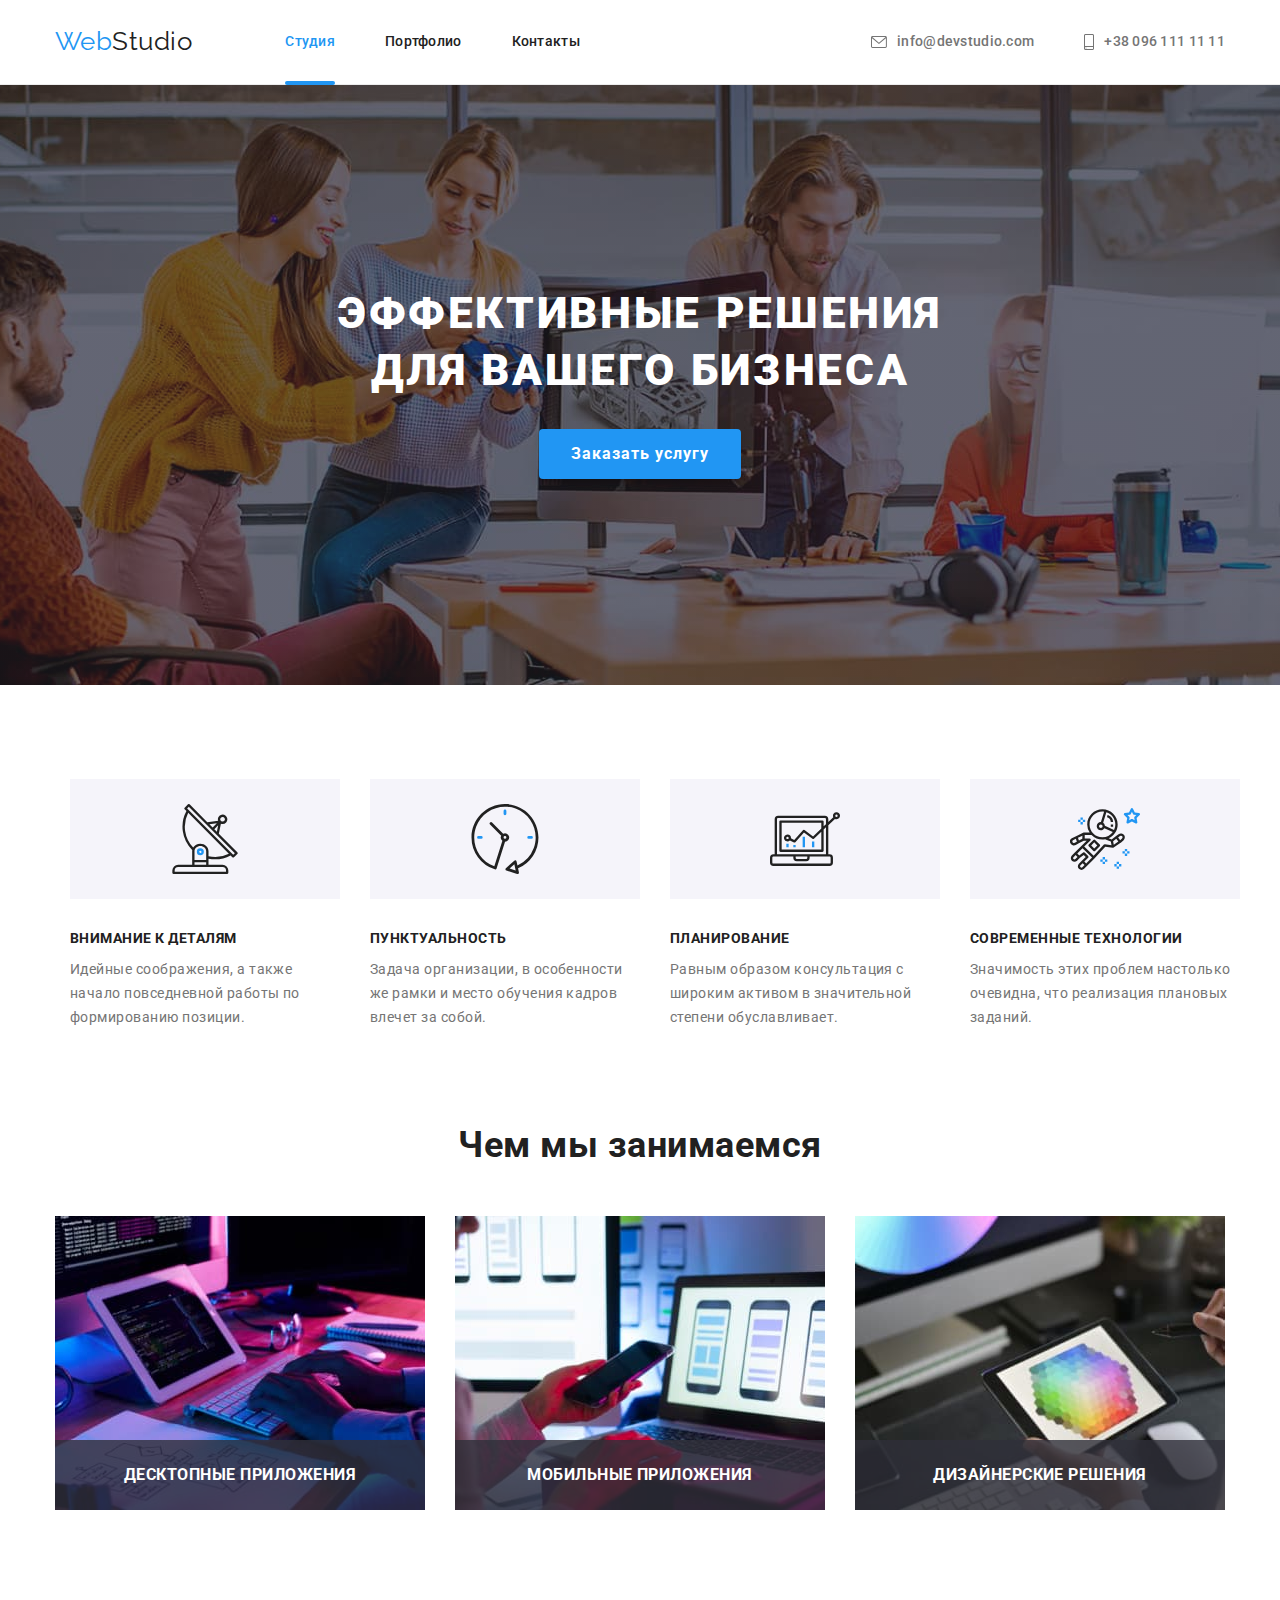
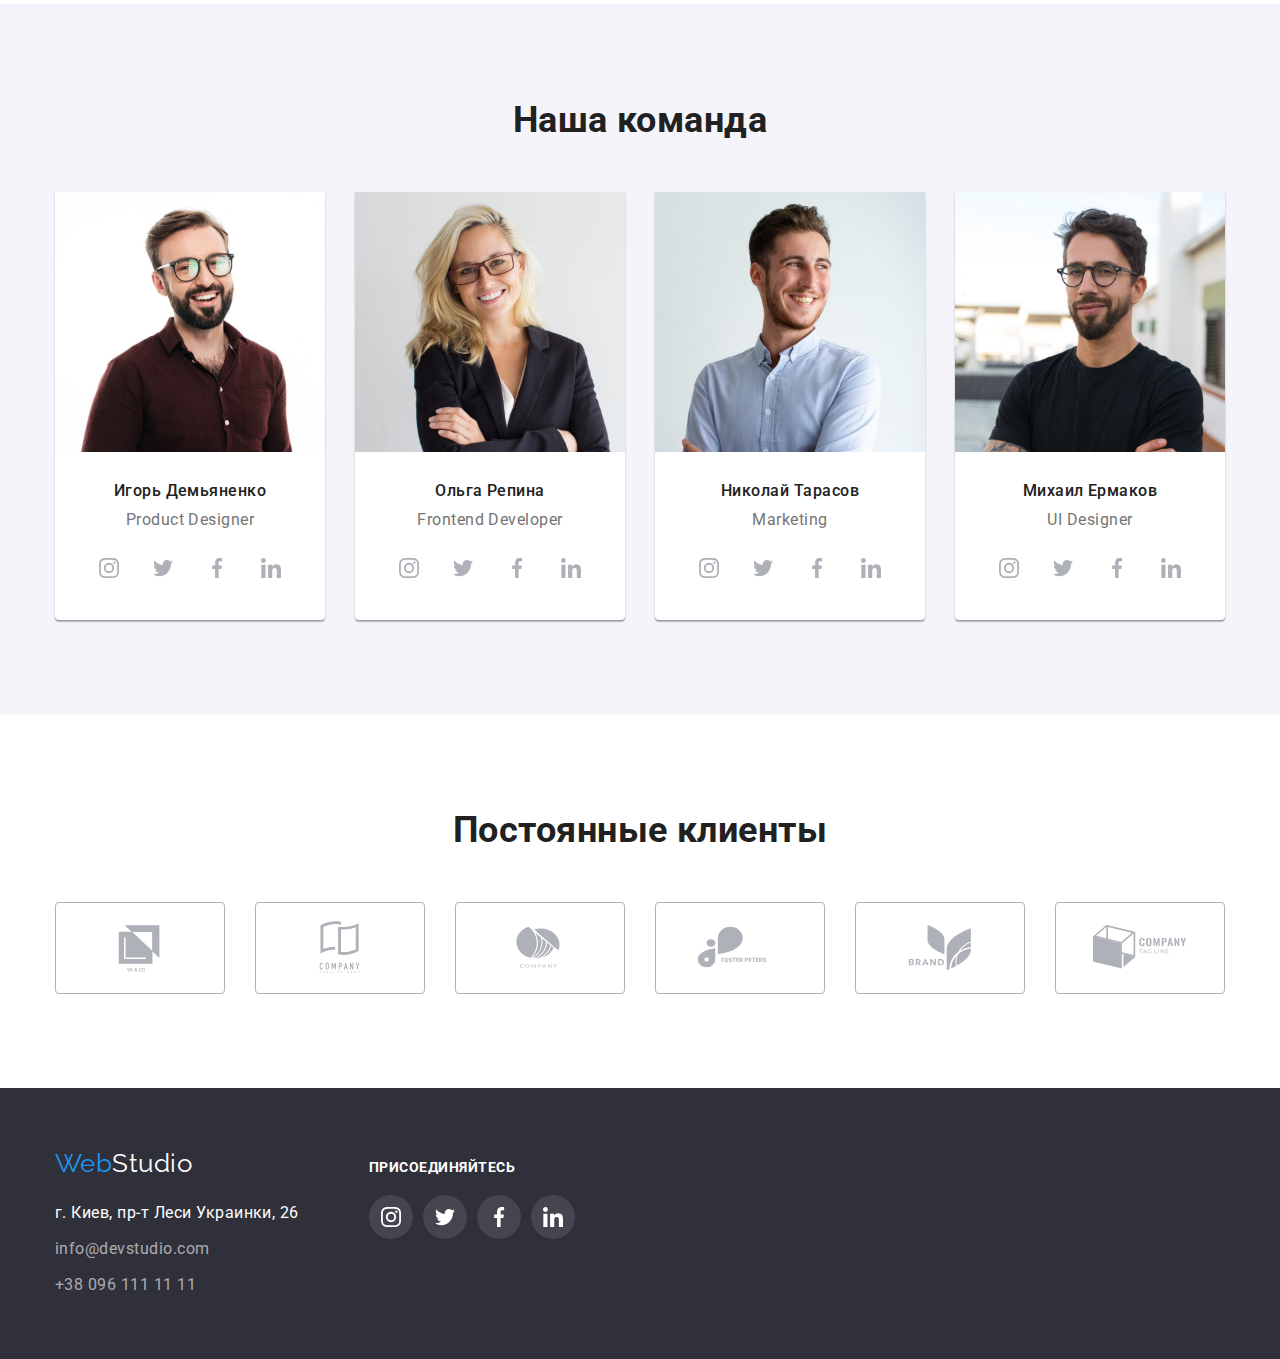
<file: index.html>
<!DOCTYPE html>
<html lang="ru">
  <head>
    <meta charset="UTF-8" />
    <meta http-equiv="X-UA-Compatible" content="IE=edge" />
    <meta name="viewport" content="width=device-width, initial-scale=1.0" />
    <title>Document</title>
    <link rel="preconnect" href="https://fonts.googleapis.com" />
    <link rel="preconnect" href="https://fonts.gstatic.com" crossorigin />
    <link
      href="https://fonts.googleapis.com/css2?family=Raleway:wght@700&family=Roboto:wght@400;500;700;900&display=swap"
      rel="stylesheet"
    />
    <link
      rel="stylesheet"
      href="https://cdnjs.cloudflare.com/ajax/libs/modern-normalize/1.1.0/modern-normalize.min.css"
    />
    <link rel="stylesheet" href="css/styles.css" />
  </head>
  <body class="page">
    <!--Шапка сайта-->
    <header class="page-header">
      <div class="container main-nav">
        <nav class="main-nav">
          <a href="/index.html" class="logo"
            >Web<span class="logo-title">Studio</span></a
          >
          <ul class="site-nav list">
            <li class="item">
              <a href="index.html" class="link current">Студия</a>
            </li>
            <li class="item"><a href="portfolio.html">Портфолио</a></li>
            <li class="item"><a href="">Контакты</a></li>
          </ul>
        </nav>
        <ul class="contakt list">
          <li class="item">
            <a href="mailto:info@devstudio.com">
              <svg class="contact-icon" width="16" height="12">
                <use href="./images/icons.svg#icon-envelope"></use>
              </svg>
              info@devstudio.com</a
            >
          </li>
          <li class="item">
            <a href="tel:+380961111111"
              ><svg class="contact-icon" width="10" height="16">
                <use href="./images/icons.svg#icon-smartphone"></use>
              </svg>
              +38 096 111 11 11</a
            >
          </li>
        </ul>
      </div>
    </header>
    <!--main-->
    <main>
      <!--Герой-->
      <section class="hero">
        <h1 class="hero-title">Эффективные решения для вашего бизнеса</h1>
        <button type="button" class="button primary" data-modal-open>
          Заказать услугу
        </button>
      </section>
      <!--Особенности-->
      <section class="section peculiarity">
        <div class="container">
          <h2 class="section-none">Особенности</h2>
          <ul class="peculiarity list">
            <li class="item">
              <div class="peculiarity-thumb">
                <svg class="peculiarity-icon" width="70" height="70">
                  <use href="./images/icons.svg#icon-antenna"></use>
                </svg>
              </div>
              <h3 class="title">Внимание к деталям</h3>
              <p class="title-text">
                Идейные соображения, а также начало повседневной работы по
                формированию позиции.
              </p>
            </li>
            <li class="item">
              <div class="peculiarity-thumb">
                <svg class="peculiarity-icon" width="70" height="70">
                  <use href="./images/icons.svg#icon-clock-1"></use>
                </svg>
              </div>
              <h3 class="title">Пунктуальность</h3>
              <p class="title-text">
                Задача организации, в особенности же рамки и место обучения
                кадров влечет за собой.
              </p>
            </li>
            <li class="item">
              <div class="peculiarity-thumb">
                <svg class="peculiarity-icon" width="70" height="70">
                  <use href="./images/icons.svg#icon-diagram"></use>
                </svg>
              </div>
              <h3 class="title">Планирование</h3>
              <p class="title-text">
                Равным образом консультация с широким активом в значительной
                степени обуславливает.
              </p>
            </li>
            <li class="item">
              <div class="peculiarity-thumb">
                <svg class="peculiarity-icon" width="70" height="70">
                  <use href="./images/icons.svg#icon-astronaut"></use>
                </svg>
              </div>
              <h3 class="title">Современные технологии</h3>
              <p class="title-text">
                Значимость этих проблем настолько очевидна, что реализация
                плановых заданий.
              </p>
            </li>
          </ul>
        </div>
      </section>
      <!--Чем мы занимаемся-->
      <section class="section what">
        <div class="container">
          <h2 class="section-title">Чем мы занимаемся</h2>
          <ul class="what-img list">
            <li>
              <div class="thumb">
                <img src="./images/img_1.jpg" alt="Пишеться код" width="370" />
                <a class="text">Десктопные приложения</a>
              </div>
            </li>
            <li>
              <div class="thumb">
                <img
                  src="./images/img_2.jpg"
                  alt="Розробка додатку"
                  width="370"
                />
                <a class="text">Мобильные приложения</a>
              </div>
            </li>
            <li>
              <div class="thumb">
                <img src="./images/img_3.jpg" alt="Вибирає колір" width="370" />
                <a class="text">Дизайнерские решения</a>
              </div>
            </li>
          </ul>
        </div>
      </section>
      <!--Наша команда-->
      <section class="section commands">
        <div class="container">
          <h2 class="section-title">Наша команда</h2>
          <ul class="command list">
            <li class="item">
              <img src="./images/1.jpg" alt="Игорь Демьяненко" width="270" />
              <div class="name">
                <h3 class="team">Игорь Демьяненко</h3>
                <p class="team-text">Product Designer</p>
              </div>
              <ul class="social-list list">
                <li class="social-item">
                  <a href="" class="social-link">
                    <svg class="social-icon" width="20" height="20">
                      <use href="./images/icons.svg#icon-instagram"></use>
                    </svg>
                  </a>
                </li>
                <li class="social-item">
                  <a href="" class="social-link">
                    <svg class="social-icon" width="20" height="20">
                      <use href="./images/icons.svg#icon-twitter"></use>
                    </svg>
                  </a>
                </li>
                <li class="social-item">
                  <a href="" class="social-link">
                    <svg class="social-icon" width="20" height="20">
                      <use href="./images/icons.svg#icon-facebook"></use>
                    </svg>
                  </a>
                </li>
                <li class="social-item">
                  <a href="" class="social-link">
                    <svg class="social-icon" width="20" height="20">
                      <use href="./images/icons.svg#icon-linkedin"></use>
                    </svg>
                  </a>
                </li>
              </ul>
            </li>
            <li class="item">
              <img src="./images/2.jpg" alt="Ольга Репина" width="270" />
              <div class="name">
                <h3 class="team">Ольга Репина</h3>
                <p class="team-text">Frontend Developer</p>
              </div>
              <ul class="social-list list">
                <li class="social-item">
                  <a href="" class="social-link">
                    <svg class="social-icon" width="20" height="20">
                      <use href="./images/icons.svg#icon-instagram"></use>
                    </svg>
                  </a>
                </li>
                <li class="social-item">
                  <a href="" class="social-link">
                    <svg class="social-icon" width="20" height="20">
                      <use href="./images/icons.svg#icon-twitter"></use>
                    </svg>
                  </a>
                </li>
                <li class="social-item">
                  <a href="" class="social-link">
                    <svg class="social-icon" width="20" height="20">
                      <use href="./images/icons.svg#icon-facebook"></use>
                    </svg>
                  </a>
                </li>
                <li class="social-item">
                  <a href="" class="social-link">
                    <svg class="social-icon" width="20" height="20">
                      <use href="./images/icons.svg#icon-linkedin"></use>
                    </svg>
                  </a>
                </li>
              </ul>
            </li>
            <li class="item">
              <img src="./images/3.jpg" alt="Николай Тарасов" width="270" />
              <div class="name">
                <h3 class="team">Николай Тарасов</h3>
                <p class="team-text">Marketing</p>
              </div>
              <ul class="social-list list">
                <li class="social-item">
                  <a href="" class="social-link">
                    <svg class="social-icon" width="20" height="20">
                      <use href="./images/icons.svg#icon-instagram"></use>
                    </svg>
                  </a>
                </li>
                <li class="social-item">
                  <a href="" class="social-link">
                    <svg class="social-icon" width="20" height="20">
                      <use href="./images/icons.svg#icon-twitter"></use>
                    </svg>
                  </a>
                </li>
                <li class="social-item">
                  <a href="" class="social-link">
                    <svg class="social-icon" width="20" height="20">
                      <use href="./images/icons.svg#icon-facebook"></use>
                    </svg>
                  </a>
                </li>
                <li class="social-item">
                  <a href="" class="social-link">
                    <svg class="social-icon" width="20" height="20">
                      <use href="./images/icons.svg#icon-linkedin"></use>
                    </svg>
                  </a>
                </li>
              </ul>
            </li>
            <li class="item">
              <img src="./images/4.jpg" alt="Михаил Ермаков" width="270" />
              <div class="name">
                <h3 class="team">Михаил Ермаков</h3>
                <p class="team-text">UI Designer</p>
              </div>
              <ul class="social-list list">
                <li class="social-item">
                  <a href="" class="social-link">
                    <svg class="social-icon" width="20" height="20">
                      <use href="./images/icons.svg#icon-instagram"></use>
                    </svg>
                  </a>
                </li>
                <li class="social-item">
                  <a href="" class="social-link">
                    <svg class="social-icon" width="20" height="20">
                      <use href="./images/icons.svg#icon-twitter"></use>
                    </svg>
                  </a>
                </li>
                <li class="social-item">
                  <a href="" class="social-link">
                    <svg class="social-icon" width="20" height="20">
                      <use href="./images/icons.svg#icon-facebook"></use>
                    </svg>
                  </a>
                </li>
                <li class="social-item">
                  <a href="" class="social-link">
                    <svg class="social-icon" width="20" height="20">
                      <use href="./images/icons.svg#icon-linkedin"></use>
                    </svg>
                  </a>
                </li>
              </ul>
            </li>
          </ul>
        </div>
      </section>
      <!--Клієнти-->
      <section class="section clients">
        <div class="container">
          <h2 class="section-title clients-title">Постоянные клиенты</h2>
          <ul class="clients-list list">
            <li class="clients-item">
              <a href="" class="clients-link">
                <svg class="clients-icon" width="106" height="60">
                  <use href="./images/icons.svg#icon-client-1"></use>
                </svg>
              </a>
            </li>
            <li class="clients-item">
              <a href="" class="clients-link">
                <svg class="clients-icon" width="106" height="60">
                  <use href="./images/icons.svg#icon-client-2"></use>
                </svg>
              </a>
            </li>
            <li class="clients-item">
              <a href="" class="clients-link">
                <svg class="clients-icon" width="106" height="60">
                  <use href="./images/icons.svg#icon-client-3"></use>
                </svg>
              </a>
            </li>
            <li class="clients-item">
              <a href="" class="clients-link">
                <svg class="clients-icon" width="106" height="60">
                  <use href="./images/icons.svg#icon-client-4"></use>
                </svg>
              </a>
            </li>
            <li class="clients-item">
              <a href="" class="clients-link">
                <svg class="clients-icon" width="106" height="60">
                  <use href="./images/icons.svg#icon-client-5"></use>
                </svg>
              </a>
            </li>
            <li class="clients-item">
              <a href="" class="clients-link">
                <svg class="clients-icon" width="106" height="60">
                  <use href="./images/icons.svg#icon-client-6"></use>
                </svg>
              </a>
            </li>
          </ul>
        </div>
      </section>
    </main>
    <!--Підвал-->
    <footer class="footer">
      <div class="container">
        <div class="address-block">
          <a href="/index.html" class="logo"
            >Web<span class="logo-title">Studio</span></a
          >
          <address class="address">
            <ul class="list">
              <li class="add">
                <a
                  href="https://goo.gl/maps/4YWWPyWF16ZQ9Hfj6"
                  target="_blank"
                  rel="noopener noreferrer"
                  class="coords"
                  >г. Киев, пр-т Леси Украинки, 26</a
                >
              </li>
              <li class="mail">
                <a href="mailto:info@devstudio.com" class="contact"
                  >info@devstudio.com</a
                >
              </li>
              <li class="tel">
                <a href="tel:+380961111111" class="contact"
                  >+38 096 111 11 11</a
                >
              </li>
            </ul>
          </address>
        </div>
        <div class="join">
          <p class="title">Присоединяйтесь</p>
          <ul class="social-list list">
            <li class="social-item">
              <a href="" class="social-link">
                <svg class="social-icon" width="20" height="20">
                  <use href="./images/icons.svg#icon-instagram"></use>
                </svg>
              </a>
            </li>
            <li class="social-item">
              <a href="" class="social-link">
                <svg class="social-icon" width="20" height="20">
                  <use href="./images/icons.svg#icon-twitter"></use>
                </svg>
              </a>
            </li>
            <li class="social-item">
              <a href="" class="social-link">
                <svg class="social-icon" width="20" height="20">
                  <use href="./images/icons.svg#icon-facebook"></use>
                </svg>
              </a>
            </li>
            <li class="social-item">
              <a href="" class="social-link">
                <svg class="social-icon" width="20" height="20">
                  <use href="./images/icons.svg#icon-linkedin"></use>
                </svg>
              </a>
            </li>
          </ul>
        </div>
      </div>
    </footer>
    <div class="backdrop is-hidden" data-modal>
      <div class="modal">
        <button type="button" class="close" data-modal-close>
          <svg class="close-icon" width="11" height="11">
            <use href="./images/icons.svg#icon-close"></use>
          </svg>
        </button>
      </div>
    </div>
    <script src="./js/modal.js"></script>
  </body>
</html>
</file>
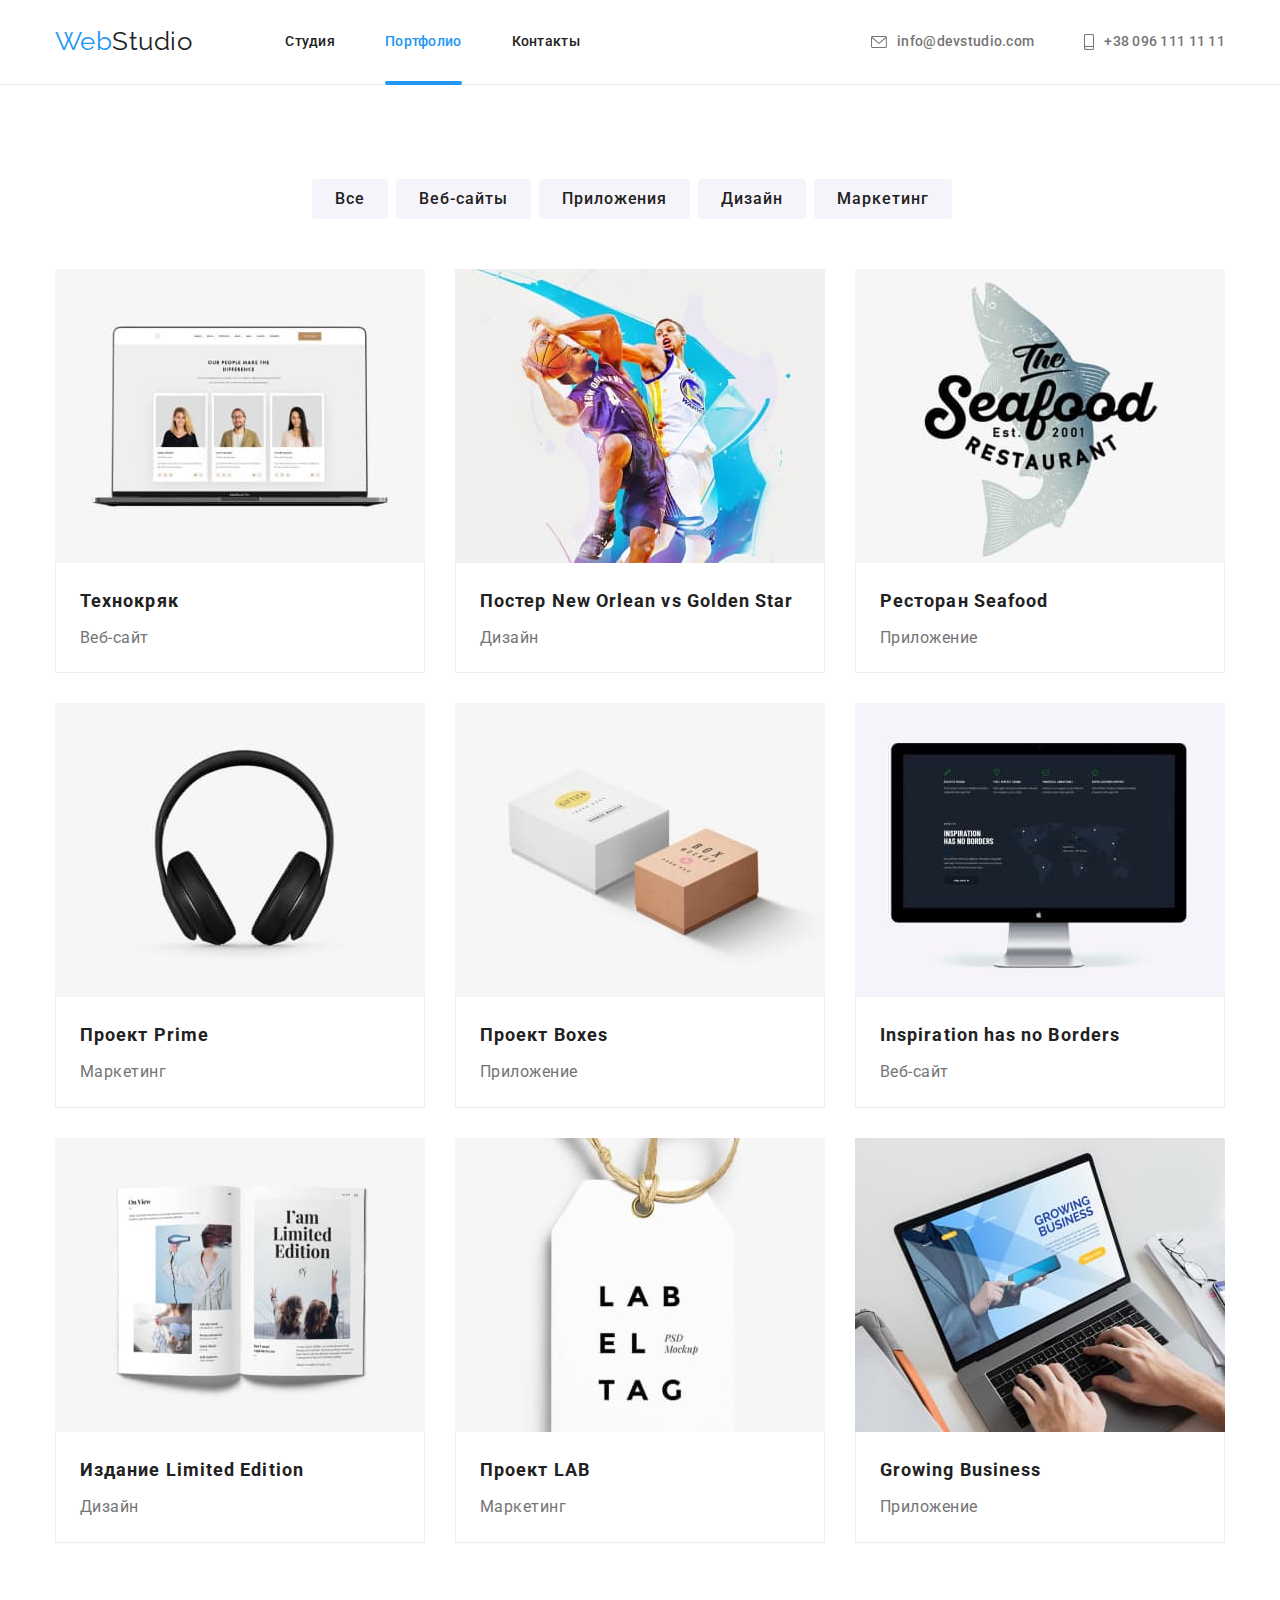
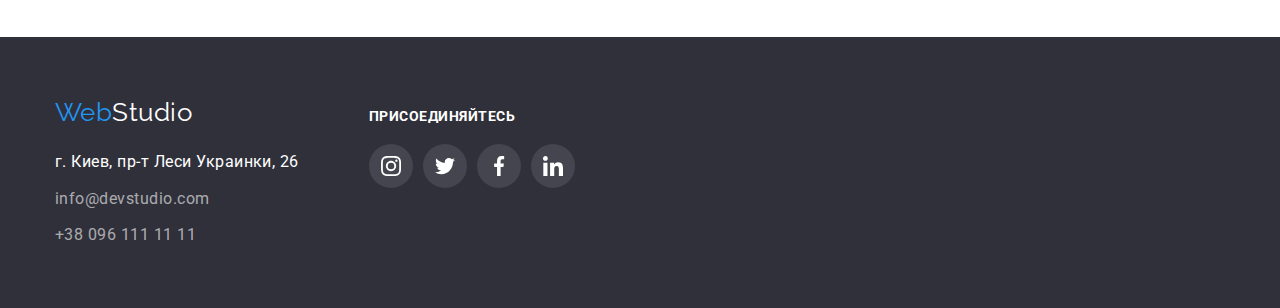
<file: portfolio.html>
<!DOCTYPE html>
<html lang="ru">
  <head>
    <meta charset="UTF-8" />
    <meta http-equiv="X-UA-Compatible" content="IE=edge" />
    <meta name="viewport" content="width=device-width, initial-scale=1.0" />
    <title>Document</title>
    <link rel="preconnect" href="https://fonts.googleapis.com" />
    <link rel="preconnect" href="https://fonts.gstatic.com" crossorigin />
    <link
      href="https://fonts.googleapis.com/css2?family=Raleway:wght@700&family=Roboto:wght@400;500;700;900&display=swap"
      rel="stylesheet"
    />
    <link
      rel="stylesheet"
      href="https://cdnjs.cloudflare.com/ajax/libs/modern-normalize/1.1.0/modern-normalize.min.css"
    />
    <link rel="stylesheet" href="css/styles.css" />
  </head>
  <body class="page">
    <!--Шапка сайта-->
    <header class="page-header">
      <div class="container main-nav">
        <nav class="main-nav">
          <a href="/index.html" class="logo"
            >Web<span class="logo-title">Studio</span></a
          >
          <ul class="site-nav list">
            <li class="item"><a href="index.html">Студия</a></li>
            <li class="item">
              <a href="portfolio.html" class="link current">Портфолио</a>
            </li>
            <li class="item"><a href="">Контакты</a></li>
          </ul>
        </nav>
        <ul class="contakt list">
          <li class="item">
            <a href="mailto:info@devstudio.com">
              <svg class="contact-icon" width="16" height="12">
                <use href="./images/icons.svg#icon-envelope"></use>
              </svg>
              info@devstudio.com</a
            >
          </li>
          <li class="item">
            <a href="tel:+380961111111"
              ><svg class="contact-icon" width="10" height="16">
                <use href="./images/icons.svg#icon-smartphone"></use>
              </svg>
              +38 096 111 11 11</a
            >
          </li>
        </ul>
      </div>
    </header>
    <!--main-->
    <main>
      <section class="section portfolio">
        <div class="container">
          <h1 class="section-none">Портфолио</h1>
          <!--Фільтри-->
          <ul class="filter list">
            <li>
              <button type="button" class="button secondary filter">Все</button>
            </li>
            <li>
              <button type="button" class="button secondary filter">
                Веб-сайты
              </button>
            </li>
            <li>
              <button type="button" class="button secondary filter">
                Приложения
              </button>
            </li>
            <li>
              <button type="button" class="button secondary filter">
                Дизайн
              </button>
            </li>
            <li>
              <button type="button" class="button secondary filter">
                Маркетинг
              </button>
            </li>
          </ul>
          <!--групи портфоліо-->
          <ul class="flex-conteiner list">
            <li class="flex-element">
              <a href="" class="link"
                ><div class="thumb">
                  <img
                    src="./images/5p.jpg"
                    alt="Технокряк"
                    width="370"
                    height="294"
                  />
                  <p class="portfolio-description">
                    Ресурс предлагает комплексные предложения с разным уровнем
                    функционала и сервисов. Все это позволит посетителю получить
                    исчерпывающие сведения о компании или частном лице.
                  </p>
                </div>
                <div class="description">
                  <h2 class="images-text">Технокряк</h2>
                  <p class="image-indent">Веб-сайт</p>
                </div></a
              >
            </li>
            <li class="flex-element">
              <a href="" class="link">
                <div class="thumb">
                  <img
                    src="./images/6p.jpg"
                    alt="Постер New Orlean vs Golden Star"
                    width="370"
                    height="294"
                  />
                  <p class="portfolio-description">
                    Ресурс предлагает комплексные предложения с разным уровнем
                    функционала и сервисов. Все это позволит посетителю получить
                    исчерпывающие сведения о компании или частном лице.
                  </p>
                </div>
                <div class="description">
                  <h2 class="images-text">Постер New Orlean vs Golden Star</h2>
                  <p class="image-indent">Дизайн</p>
                </div></a
              >
            </li>
            <li class="flex-element">
              <a href="" class="link"
                ><div class="thumb">
                  <img
                    src="./images/7p.jpg"
                    alt="Ресторан Seafood"
                    width="370"
                    height="294"
                  />
                  <p class="portfolio-description">
                    Ресурс предлагает комплексные предложения с разным уровнем
                    функционала и сервисов. Все это позволит посетителю получить
                    исчерпывающие сведения о компании или частном лице.
                  </p>
                </div>
                <div class="description">
                  <h2 class="images-text">Ресторан Seafood</h2>
                  <p class="image-indent">Приложение</p>
                </div></a
              >
            </li>
            <li class="flex-element">
              <a href="" class="link">
                <div class="thumb">
                  <img
                    src="./images/8p.jpg"
                    alt="Проект Prime"
                    width="370"
                    height="294"
                  />
                  <p class="portfolio-description">
                    Ресурс предлагает комплексные предложения с разным уровнем
                    функционала и сервисов. Все это позволит посетителю получить
                    исчерпывающие сведения о компании или частном лице.
                  </p>
                </div>
                <div class="description">
                  <h2 class="images-text">Проект Prime</h2>
                  <p class="image-indent">Маркетинг</p>
                </div></a
              >
            </li>
            <li class="flex-element">
              <a href="" class="link">
                <div class="thumb">
                  <img
                    src="./images/9p.jpg"
                    alt="Проект Boxes"
                    width="370"
                    height="294"
                  />
                  <p class="portfolio-description">
                    Ресурс предлагает комплексные предложения с разным уровнем
                    функционала и сервисов. Все это позволит посетителю получить
                    исчерпывающие сведения о компании или частном лице.
                  </p>
                </div>
                <div class="description">
                  <h2 class="images-text">Проект Boxes</h2>
                  <p class="image-indent">Приложение</p>
                </div></a
              >
            </li>
            <li class="flex-element">
              <a href="" class="link">
                <div class="thumb">
                  <img
                    src="./images/10p.jpg"
                    alt="Inspiration has no Borders"
                    width="370"
                    height="294"
                  />
                  <p class="portfolio-description">
                    Ресурс предлагает комплексные предложения с разным уровнем
                    функционала и сервисов. Все это позволит посетителю получить
                    исчерпывающие сведения о компании или частном лице.
                  </p>
                </div>
                <div class="description">
                  <h2 class="images-text">Inspiration has no Borders</h2>
                  <p class="image-indent">Веб-сайт</p>
                </div></a
              >
            </li>
            <li class="flex-element">
              <a href="" class="link">
                <div class="thumb">
                  <img
                    src="./images/11p.jpg"
                    alt="Издание Limited Edition"
                    width="370"
                    height="294"
                  />
                  <p class="portfolio-description">
                    Ресурс предлагает комплексные предложения с разным уровнем
                    функционала и сервисов. Все это позволит посетителю получить
                    исчерпывающие сведения о компании или частном лице.
                  </p>
                </div>
                <div class="description">
                  <h2 class="images-text">Издание Limited Edition</h2>
                  <p class="image-indent">Дизайн</p>
                </div></a
              >
            </li>
            <li class="flex-element">
              <a href="" class="link"
                ><div class="thumb">
                  <img
                    src="./images/12p.jpg"
                    alt="Проект LAB"
                    width="370"
                    height="294"
                  />
                  <p class="portfolio-description">
                    Ресурс предлагает комплексные предложения с разным уровнем
                    функционала и сервисов. Все это позволит посетителю получить
                    исчерпывающие сведения о компании или частном лице.
                  </p>
                </div>
                <div class="description">
                  <h2 class="images-text">Проект LAB</h2>
                  <p class="image-indent">Маркетинг</p>
                </div></a
              >
            </li>
            <li class="flex-element">
              <a href="" class="link"
                ><div class="thumb">
                  <img
                    src="./images/13p.jpg"
                    alt="Growing Business"
                    width="370"
                    height="294"
                  />
                  <p class="portfolio-description">
                    Ресурс предлагает комплексные предложения с разным уровнем
                    функционала и сервисов. Все это позволит посетителю получить
                    исчерпывающие сведения о компании или частном лице.
                  </p>
                </div>
                <div class="description">
                  <h2 class="images-text">Growing Business</h2>
                  <p class="image-indent">Приложение</p>
                </div></a
              >
            </li>
          </ul>
        </div>
      </section>
    </main>
    <!--Підвал-->
    <footer class="footer">
      <div class="container">
        <div class="address-block">
          <a href="/index.html" class="logo"
            >Web<span class="logo-title">Studio</span></a
          >
          <address class="address">
            <ul class="list">
              <li class="add">
                <a
                  href="https://goo.gl/maps/4YWWPyWF16ZQ9Hfj6"
                  target="_blank"
                  rel="noopener noreferrer"
                  class="coords"
                  >г. Киев, пр-т Леси Украинки, 26</a
                >
              </li>
              <li class="mail">
                <a href="mailto:info@devstudio.com" class="contact"
                  >info@devstudio.com</a
                >
              </li>
              <li class="tel">
                <a href="tel:+380961111111" class="contact"
                  >+38 096 111 11 11</a
                >
              </li>
            </ul>
          </address>
        </div>
        <div class="join">
          <p class="title">Присоединяйтесь</p>
          <ul class="social-list list">
            <li class="social-item">
              <a href="" class="social-link">
                <svg class="social-icon" width="20" height="20">
                  <use href="./images/icons.svg#icon-instagram"></use>
                </svg>
              </a>
            </li>
            <li class="social-item">
              <a href="" class="social-link">
                <svg class="social-icon" width="20" height="20">
                  <use href="./images/icons.svg#icon-twitter"></use>
                </svg>
              </a>
            </li>
            <li class="social-item">
              <a href="" class="social-link">
                <svg class="social-icon" width="20" height="20">
                  <use href="./images/icons.svg#icon-facebook"></use>
                </svg>
              </a>
            </li>
            <li class="social-item">
              <a href="" class="social-link">
                <svg class="social-icon" width="20" height="20">
                  <use href="./images/icons.svg#icon-linkedin"></use>
                </svg>
              </a>
            </li>
          </ul>
        </div>
      </div>
    </footer>
  </body>
</html>
</file>
<file: css/styles.css>
/* /* основний чорний колір тексту #212121 /* */
/* /* другорядний сірий колір тексту #757575/* */
/* /*  синій акцент #2196F3 /* */

/* /*  білий колір фона #FFFFFF /* */
/* другорядний колір фона #F5F4FA */
:root {
  --primary-text-color: #212121;
  --title-text-color: #757575;
  --accent-color: #2196f3;
  --primary-white-color: #ffffff;
  --primary-cubic: cubic-bezier(0.4, 0, 0.2, 1);
}
.page {
  font-family: Roboto, sans-serif;
  letter-spacing: 0.03em;
  background-color: #ffffff;
  color: #757575;
}

.container {
  width: 1200px;
  padding-left: 15px;
  padding-right: 15px;
  margin-left: auto;
  margin-right: auto;
}
h1,
h2,
h3,
h4,
p,
ul {
  margin-bottom: 0;
  margin-top: 0;
}
img {
  display: block;
  max-width: 100%;
}

.page-header {
  background-color: var(--primary-white-color);
  border-bottom: 1px solid #ececec;
}
.main-nav {
  display: flex;
  align-items: center;
}

.contact-icon {
  margin-right: 10px;
  fill: currentColor;
}

/* logo */
.logo {
  font-family: Raleway, cursive;
  font-size: 26px;
  line-height: 1.19;
  color: var(--accent-color);
  text-decoration: none;
}
.logo-title {
  color: var(--primary-text-color);
}

.list {
  padding: 0;
  margin: 0;
  list-style: none;
}
/* site nav */
.site-nav {
  display: flex;
  margin-left: 93px;
}
.site-nav .item + .item {
  margin-left: 50px;
}

.site-nav a {
  color: var(--primary-text-color);
  font-family: inherit;
  font-weight: 500;
  font-size: 14px;
  line-height: 1.4;
  letter-spacing: 0.02em;
  text-decoration: none;

  padding-top: 32px;
  padding-bottom: 32px;
  display: block;
  position: relative;

  transition: color 250ms var(--primary-cubic);
}
.site-nav a:hover,
.site-nav a:focus {
  color: var(--accent-color);
}
.link.current {
  color: var(--accent-color);
}
.link.current::after {
  content: "";
  position: absolute;
  left: 0;
  bottom: -1px;

  width: 100%;
  height: 4px;
  background: var(--accent-color);
  border-radius: 2px;
}

.contakt {
  display: flex;
  margin-left: auto;
}
.contakt .item + .item {
  margin-left: 50px;
}

.contakt a {
  display: flex;
  color: var(--title-text-color);
  font-weight: 500;
  font-size: 14px;
  line-height: 1.4;
  letter-spacing: 0.02em;
  text-decoration: none;
  align-items: center;

  transition: color 250ms var(--primary-cubic);
}
.contakt a:hover,
.contakt a:focus {
  color: var(--accent-color);
}

/* hero */
.hero {
  max-width: 1600px;
  height: 600px;
  margin-left: auto;
  margin-right: auto;
  text-align: center;
  background-image: linear-gradient(
      to right,
      rgba(47, 48, 58, 0.4),
      rgba(47, 48, 58, 0.4)
    ),
    url(../images/Hero.jpg);
  background-size: cover;
  background-repeat: no-repeat;
  background-position: center;
  background-color: #2f303a;
}
.hero-title {
  width: 696px;
  padding-top: 200px;
  padding-bottom: 30px;
  margin-left: auto;
  margin-right: auto;
  font-weight: 900;
  font-size: 44px;
  line-height: 1.3;
  letter-spacing: 0.06em;
  text-transform: uppercase;
  color: var(--primary-white-color);
}
/* button */
.button {
  font-family: inherit;
  font-style: normal;
  font-weight: 700;
  font-size: 16px;
  line-height: 1.8;
  letter-spacing: 0.06em;
  color: var(--primary-text-color);
  background-color: var(--primary-white-color);
  cursor: pointer;
  border-radius: 4px;
}
.button.primary {
  display: inline-block;
  background-color: var(--accent-color);
  color: var(--primary-white-color);
  border: 0;
  min-width: 200px;
  min-height: 50px;
  padding: 10px 32px;
  box-shadow: 0px 4px 4px rgba(0, 0, 0, 0.15);
  transition: background-color 250ms var(--primary-cubic);
}
.button.primary:hover {
  background-color: #188ce8;
}
.button.secondary {
  background-color: var(--primary-white-color);
  color: var(--primary-text-color);
  background: #f5f4fa;
  border-radius: 4px;
  font-weight: 500;
  font-size: 16px;
  line-height: 1.62;
  padding: 6px 22px;
  border: 1px solid transparent;
  margin-bottom: 0;
  transition: background-color 250ms var(--primary-cubic);
}

.button.secondary:hover,
.button.secondary:focus {
  color: var(--primary-white-color);
  background-color: var(--accent-color);
  box-shadow: 0px 3px 1px rgba(0, 0, 0, 0.1), 0px 1px 2px rgba(0, 0, 0, 0.08),
    0px 2px 2px rgba(0, 0, 0, 0.12);
}

/* section */
.section-title {
  color: var(--primary-text-color);
  font-weight: 700;
  font-size: 36px;
  line-height: 1.19;
  text-align: center;
  margin-bottom: 50px;
}
/* ocoбености */
.section-none {
  display: none;
}
.section.peculiarity {
  padding-top: 94px;
  padding-bottom: 94px;
}
.peculiarity {
  display: flex;
  flex-wrap: wrap;
  margin-right: -30px;
}
.peculiarity .item {
  margin-right: 30px;
  flex-basis: calc(100% / 4 - 30px);
}
.peculiarity .item:nth-child(4) {
  margin-right: 0;
}
.peculiarity .title {
  color: var(--primary-text-color);
  font-size: 14px;
  font-weight: 700;
  font-size: 14px;
  line-height: 1.4;
  text-transform: uppercase;
  margin-bottom: 10px;
}
.peculiarity-thumb {
  width: 270px;
  height: 120px;
  background-color: #f5f4fa;
  margin-bottom: 30px;
  display: inline-flex;
  align-items: center;
  justify-content: center;
}

.title-text {
  color: var(--title-text-color);
  list-style: none;
  font-weight: 400;
  font-size: 14px;
  line-height: 1.7;
  /* width: 270px;
  height: 75px; */
}
/* чем ми занимаемся */
.section.what {
  padding-bottom: 94px;
}
.what-img {
  display: flex;
  flex-wrap: wrap;
  flex-basis: calc(100% / 3 - 30px);
}
.what-img li + li {
  margin-left: 30px;
}
.what-img .thumb {
  position: relative;
}

.what-img .thumb .text {
  position: absolute;
  left: 0;
  bottom: 0;
  width: 100%;
  height: 70px;
  background: rgba(47, 48, 58, 0.8);
  display: flex;
  align-items: center;
  justify-content: center;
  font-weight: 700;
  text-transform: uppercase;
  color: var(--primary-white-color);
}
/* команда */
.team {
  font-weight: 500;
  font-size: 16px;
  line-height: 1.18;
  color: #212121;
  margin-bottom: 10px;
}
.team-text {
  font-weight: 400;
  font-size: 16px;
  line-height: 1.18;
  color: var(--title-text-color);
}
.name {
  padding-top: 30px;
  padding-bottom: 16px;
}
.commands {
  background-color: #f5f4fa;
  padding-top: 95px;
  padding-bottom: 95px;
}
.command {
  display: flex;
  margin-right: -30px;
}
.command .item {
  background-color: var(--primary-white-color);
  box-shadow: 0px 1px 3px rgb(0 0 0 / 12%), 0px 1px 1px rgb(0 0 0 / 14%),
    0px 2px 1px rgb(0 0 0 / 20%);
  border-radius: 0px 0px 4px 4px;
  flex-wrap: wrap;
  flex-basis: calc(100% / 4 - 30px);
  margin-right: 30px;
  text-align: center;
}
.social-list {
  display: inline-flex;
  margin-bottom: 30px;
}
.social-link {
  display: inline-flex;
  align-items: center;
  justify-content: center;
  border-radius: 50%;
  width: 44px;
  height: 44px;
  fill: #afb1b8;

  transition: fill 250ms var(--primary-cubic),
    background-color 250ms var(--primary-cubic);
}
.social-item {
  margin-right: 10px;
}
.social-item:last-child {
  margin-right: 0;
}

.command .social-link:hover,
.command .social-link:focus {
  background-color: var(--accent-color);
  fill: var(--primary-white-color);
}
/* Clients */
.clients {
  padding: 94px 0px;
  background-color: var(--primary-white-color);
}
.clients-list {
  display: flex;
}

.clients-item {
  margin-right: 30px;
}

.clients-item:last-child {
  margin-right: 0;
}

.clients-link {
  display: inline-flex;
  align-items: center;
  justify-content: center;
  width: 170px;
  height: 92px;
  border: 1px solid #afb1b8;
  border-radius: 4px;
  fill: #afb1b8;
  transition: border-color 250ms var(--primary-cubic),
    fill 250ms var(--primary-cubic);
}
.clients-link:hover,
.clients-link:focus {
  fill: var(--accent-color);
  border-color: var(--accent-color);
}

/* футер */
.footer {
  background-color: #2f303a;
  padding-top: 60px;
  padding-bottom: 60px;
}
.footer .logo {
  display: inline-block;
  margin-bottom: 20px;
}

.footer .logo-title {
  color: var(--primary-white-color);
}
.address a {
  display: inline-block;
  text-decoration: none;
}

.address .coords {
  color: var(--primary-white-color);
  font-style: normal;
  line-height: 1.71;
  transition: color 250ms var(--primary-cubic);
}

.address .contact {
  color: rgba(255, 255, 255, 0.6);
  font-style: normal;
  line-height: 1.71;
  transition: color 250ms var(--primary-cubic);
}
.address .contact:hover,
.address .contact:focus {
  color: var(--accent-color);
}
.add {
  margin-bottom: 9px;
}
.mail {
  margin-bottom: 9px;
}
.footer .container {
  display: flex;
  align-items: baseline;
}

.address-block {
  margin-right: 70px;
}
/* .join */
.join .title {
  margin-bottom: 20px;
  font-weight: 700;
  text-transform: uppercase;
  color: var(--primary-white-color);
  font-size: 14px;
}
.join .social-link {
  border-radius: 50%;
  background: rgba(255, 255, 255, 0.1);
  fill: var(--primary-white-color);
  transition: background-color 250ms var(--primary-cubic);
}
.join .social-link:hover,
.join .social-link:focus {
  background-color: var(--accent-color);
}
/* portfolio */
/* button filter */

.filter {
  display: flex;
  justify-content: center;
  margin-bottom: 50px;
  margin-right: 8px;
}

/* групи портфоліо */
.images-text {
  font-weight: 700;
  font-size: 18px;
  line-height: 2;
  letter-spacing: 0.06em;
  color: #212121;
  margin-bottom: 4px;
}
.image-indent {
  font-weight: 400;
  font-size: 16px;
  line-height: 1.87;
  color: #757575;
}
.section.portfolio {
  padding-top: 94px;
  padding-bottom: 94px;
}

.flex-conteiner {
  display: flex;
  flex-wrap: wrap;
  margin: -15px -15px;
}
.flex-element {
  transition: box-shadow 250ms var(--primary-cubic);

  flex-basis: calc((100% - 90px) / 3);
  margin: 15px 15px;
}

.description {
  padding: 20px 24px;
  border-left: 1px solid #eeeeee;
  border-right: 1px solid #eeeeee;
  border-bottom: 1px solid #eeeeee;
}

.flex-conteiner .link {
  display: block;
  color: #757575;
  text-decoration: none;
}

.flex-conteiner .flex-element:hover {
  box-shadow: 0px 1px 1px rgba(0, 0, 0, 0.12), 0px 4px 4px rgba(0, 0, 0, 0.06),
    1px 4px 6px rgba(0, 0, 0, 0.16);
}
.flex-conteiner .thumb {
  position: relative;
  overflow: hidden;
}
.portfolio-description {
  position: absolute;
  transform: translateY(100%);
  /* opacity: 0; */
  pointer-events: none;

  transition: transform 250ms cubic-bezier(0.4, 0, 0.2, 1);

  display: flex;
  padding: 63px 24px;
  top: 0;
  right: 0;
  width: 100%;
  height: 100%;

  font-size: 18px;
  line-height: 1.38;
  color: var(--primary-white-color);
  background: rgba(33, 150, 243, 0.9);
}
.flex-conteiner .link:hover .portfolio-description,
.flex-conteiner .link:focus .portfolio-description {
  /* opacity: 1; */
  transform: translateY(0);
}

.backdrop {
  position: fixed;
  top: 0;
  left: 0;
  width: 100%;
  height: 100%;

  background-color: rgba(0, 0, 0, 0.2);

  opacity: 1;
  transition: opacity 250ms var(--primary-cubic);
}

.backdrop.is-hidden {
  pointer-events: none;
  opacity: 0;
}

.backdrop.is-hidden .modal {
  transform: translate(-50%, -50%) scale(1.2);
}

.modal {
  position: absolute;
  top: 50%;
  left: 50%;
  transform: translate(-50%, -50%) scale(1);
  transition: transform 250ms var(--primary-cubic);

  min-width: 528px;
  min-height: 581px;

  padding: 8px;

  background-color: var(--primary-white-color);
}

.modal .close {
  display: block;
  margin-left: auto;
  width: 30px;
  height: 30px;

  border-radius: 50%;
  border: 1px solid rgba(0, 0, 0, 0.1);
  cursor: pointer;
  background-color: var(--primary-white-color);
}
</file>
